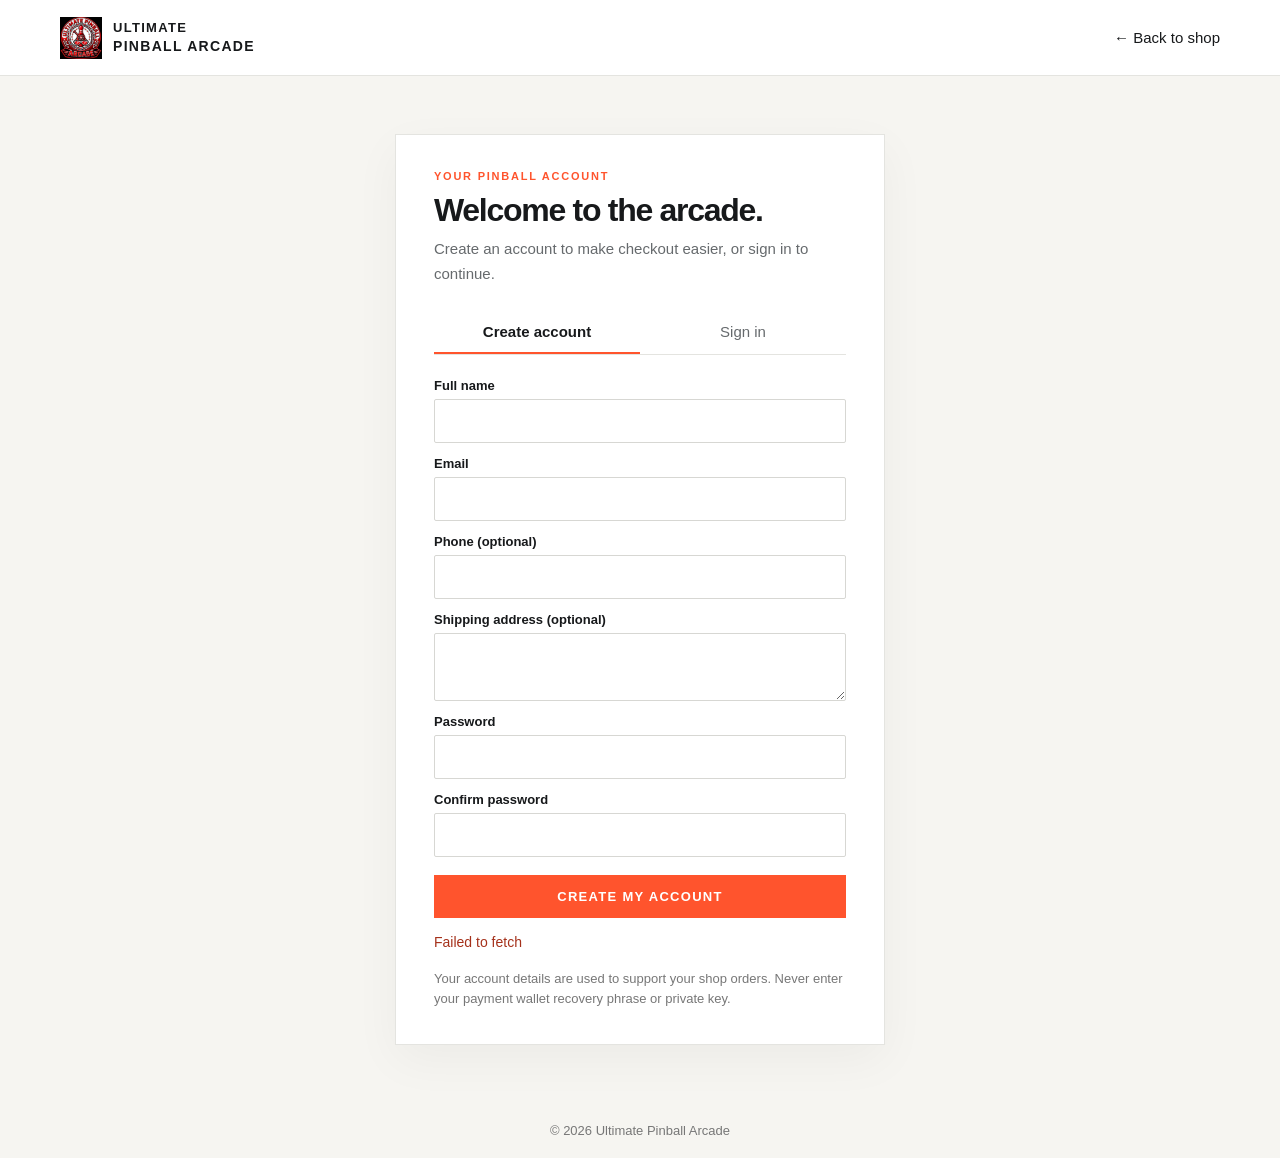
<file: account.html>
<!doctype html>
<html lang="en">
<head>
  <meta charset="utf-8">
  <meta name="viewport" content="width=device-width, initial-scale=1">
  <meta name="theme-color" content="#f6f5f1">
  <link rel="icon" type="image/png" href="ultimate-pinball-icon.png">
  <title>Customer account | Ultimate Pinball Arcade</title>
  <style>
    :root{color-scheme:light;--ink:#17191b;--muted:#666a6d;--line:#e4e4e0;--paper:#fff;--cream:#f6f5f1;--orange:#ff542d}
    *{box-sizing:border-box}body{margin:0;background:var(--cream);color:var(--ink);font-family:Arial,sans-serif;min-height:100vh;display:flex;flex-direction:column}
    header{height:76px;background:#fff;border-bottom:1px solid var(--line);display:flex;align-items:center;justify-content:space-between;padding:0 max(22px,calc((100vw - 1160px)/2))}
    .brand{display:flex;align-items:center;gap:11px;text-decoration:none;color:inherit}.brand img{width:42px;height:42px;object-fit:contain}.brand span{font-size:11px;line-height:1.35;font-weight:700;letter-spacing:.1em}.brand b{font-size:12px}
    .back{color:var(--ink);font-size:13px;text-decoration:none}.back:hover{text-decoration:underline}
    main{width:min(100% - 32px,490px);margin:58px auto;flex:1}.card{background:var(--paper);padding:35px 38px;border:1px solid var(--line);box-shadow:0 15px 45px #17191b0b}
    .eyebrow{color:var(--orange);font-size:10px;letter-spacing:.16em;font-weight:700;text-transform:uppercase;margin:0 0 10px}.card h1{font-size:29px;letter-spacing:-.04em;margin:0 0 8px}.intro{color:var(--muted);font-size:13px;line-height:1.65;margin:0 0 24px}
    .tabs{display:grid;grid-template-columns:1fr 1fr;border-bottom:1px solid var(--line);margin-bottom:23px}.tab{border:0;background:none;padding:12px 8px;color:var(--muted);font-size:13px;cursor:pointer;border-bottom:2px solid transparent}.tab.active{color:var(--ink);font-weight:700;border-color:var(--orange)}
    form{display:grid;gap:13px}.field{display:grid;gap:6px}.field label{font-size:11px;font-weight:700}.field input,.field textarea{width:100%;border:1px solid #d7d7d3;border-radius:2px;padding:12px;font:14px Arial,sans-serif;background:#fff}.field input:focus,.field textarea:focus{outline:2px solid #ff542d44;border-color:var(--orange)}.field textarea{resize:vertical;min-height:68px}
    .submit{border:0;background:var(--orange);color:#fff;padding:14px 16px;margin-top:5px;font-size:11px;font-weight:700;letter-spacing:.1em;text-transform:uppercase;cursor:pointer}.submit:hover{background:#e94323}.submit:disabled{opacity:.65;cursor:wait}
    .message{min-height:20px;margin:14px 0 0;font-size:12px;line-height:1.5;color:#a5311b}.message.success{color:#27653d}.privacy{font-size:11px;color:#777;line-height:1.55;margin:16px 0 0}.signed{border:1px solid var(--line);padding:18px}.signed h2{font-size:18px;margin:0 0 8px}.signed p{color:var(--muted);font-size:13px;line-height:1.7;margin:5px 0}.signed strong{color:var(--ink)}
    .hidden{display:none!important}footer{text-align:center;padding:20px;color:#777;font-size:11px}
    @media(max-width:520px){header{height:66px;padding:0 16px}.brand img{width:36px;height:36px}.brand span{font-size:9px}main{margin:26px auto}.card{padding:27px 21px}.card h1{font-size:25px}}
    body{font-size:16px}.brand span{font-size:13px}.brand b{font-size:14px}.back{font-size:15px}.eyebrow{font-size:11px}.card h1{font-size:32px}.intro,.signed p{font-size:15px}.tab{font-size:15px}.field label{font-size:13px}.field input,.field textarea{font-size:16px}.submit{font-size:13px}.message{font-size:14px}.privacy{font-size:13px}.signed h2{font-size:20px}footer{font-size:13px}
  </style>
</head>
<body>
  <header>
    <a class="brand" href="/" aria-label="Ultimate Pinball Arcade home"><img src="ultimate-pinball-icon.png" alt=""><span>ULTIMATE<br><b>PINBALL ARCADE</b></span></a>
    <a class="back" href="/">← Back to shop</a>
  </header>
  <main>
    <section class="card" aria-labelledby="account-title">
      <p class="eyebrow">Your pinball account</p>
      <h1 id="account-title">Welcome to the arcade.</h1>
      <p class="intro">Create an account to make checkout easier, or sign in to continue.</p>
      <div id="account-forms">
        <div class="tabs" role="tablist" aria-label="Account action">
          <button class="tab active" id="register-tab" type="button" role="tab" aria-selected="true" onclick="setMode('register')">Create account</button>
          <button class="tab" id="login-tab" type="button" role="tab" aria-selected="false" onclick="setMode('login')">Sign in</button>
        </div>
        <form id="register-form" onsubmit="submitRegister(event)">
          <div class="field"><label for="register-name">Full name</label><input id="register-name" name="name" autocomplete="name" required maxlength="120"></div>
          <div class="field"><label for="register-email">Email</label><input id="register-email" name="email" type="email" autocomplete="email" required maxlength="254"></div>
          <div class="field"><label for="register-phone">Phone (optional)</label><input id="register-phone" name="phone" type="tel" autocomplete="tel" maxlength="40"></div>
          <div class="field"><label for="register-address">Shipping address (optional)</label><textarea id="register-address" name="shipping_address" autocomplete="shipping street-address" maxlength="1000"></textarea></div>
          <div class="field"><label for="register-password">Password</label><input id="register-password" name="password" type="password" autocomplete="new-password" minlength="8" required></div>
          <div class="field"><label for="register-confirm">Confirm password</label><input id="register-confirm" name="confirm_password" type="password" autocomplete="new-password" minlength="8" required></div>
          <button class="submit" id="register-submit" type="submit">Create my account</button>
        </form>
        <form id="login-form" class="hidden" onsubmit="submitLogin(event)">
          <div class="field"><label for="login-email">Email</label><input id="login-email" name="email" type="email" autocomplete="email" required maxlength="254"></div>
          <div class="field"><label for="login-password">Password</label><input id="login-password" name="password" type="password" autocomplete="current-password" required></div>
          <button class="submit" id="login-submit" type="submit">Sign in</button>
        </form>
        <p id="account-message" class="message" role="status" aria-live="polite"></p>
        <p class="privacy">Your account details are used to support your shop orders. Never enter your payment wallet recovery phrase or private key.</p>
      </div>
      <div id="signed-in" class="signed hidden">
        <h2>You’re signed in</h2>
        <p>Name: <strong id="customer-name"></strong></p>
        <p>Email: <strong id="customer-email"></strong></p>
        <p id="customer-phone-row" class="hidden">Phone: <strong id="customer-phone"></strong></p>
        <p id="customer-address-row" class="hidden">Shipping address: <strong id="customer-address"></strong></p>
        <button class="submit" type="button" onclick="signOut()">Sign out</button>
        <p id="signed-message" class="message" role="status" aria-live="polite"></p>
      </div>
    </section>
  </main>
  <footer>© 2026 Ultimate Pinball Arcade</footer>
  <script>
    const API_BASE = 'https://admin.ultimatepinballarcade.com';
    let csrfToken = '';
    async function refreshCsrf() {
      const response = await fetch(`${API_BASE}/api/auth/csrf/`, { credentials: 'include', headers: { Accept: 'application/json' } });
      const data = await response.json();
      if (!response.ok || !data.csrf_token) throw new Error('Account service is not ready. Please try again shortly.');
      csrfToken = data.csrf_token;
    }
    function setMode(mode) {
      const registering = mode === 'register';
      document.getElementById('register-form').classList.toggle('hidden', !registering);
      document.getElementById('login-form').classList.toggle('hidden', registering);
      document.getElementById('register-tab').classList.toggle('active', registering);
      document.getElementById('login-tab').classList.toggle('active', !registering);
      document.getElementById('register-tab').setAttribute('aria-selected', String(registering));
      document.getElementById('login-tab').setAttribute('aria-selected', String(!registering));
      document.getElementById('account-message').textContent = '';
    }
    function showCustomer(customer) {
      document.getElementById('account-forms').classList.add('hidden');
      document.getElementById('signed-in').classList.remove('hidden');
      document.getElementById('customer-name').textContent = customer.name || 'Customer';
      document.getElementById('customer-email').textContent = customer.email || '';
      const phoneRow = document.getElementById('customer-phone-row');
      phoneRow.classList.toggle('hidden', !customer.phone);
      document.getElementById('customer-phone').textContent = customer.phone || '';
      const addressRow = document.getElementById('customer-address-row');
      addressRow.classList.toggle('hidden', !customer.shipping_address);
      document.getElementById('customer-address').textContent = customer.shipping_address || '';
    }
    async function submitAccount(endpoint, payload, buttonId) {
      const message = document.getElementById('account-message');
      const button = document.getElementById(buttonId);
      message.classList.remove('success');
      message.textContent = 'Please wait…';
      button.disabled = true;
      try {
        if (!csrfToken) await refreshCsrf();
        const response = await fetch(`${API_BASE}${endpoint}`, {
          method: 'POST', credentials: 'include',
          headers: { 'Content-Type': 'application/json', Accept: 'application/json', 'X-CSRFToken': csrfToken },
          body: JSON.stringify(payload)
        });
        const data = await response.json().catch(() => ({}));
        if (!response.ok) throw new Error(data.error || 'We could not process your request. Please try again.');
        await refreshCsrf();
        showCustomer(data.customer);
      } catch (error) {
        message.textContent = error.message;
      } finally {
        button.disabled = false;
      }
    }
    function submitRegister(event) {
      event.preventDefault();
      const form = event.currentTarget;
      const values = Object.fromEntries(new FormData(form));
      if (values.password !== values.confirm_password) {
        document.getElementById('account-message').textContent = 'The passwords do not match.';
        return;
      }
      submitAccount('/api/auth/register/', values, 'register-submit');
    }
    function submitLogin(event) {
      event.preventDefault();
      submitAccount('/api/auth/login/', Object.fromEntries(new FormData(event.currentTarget)), 'login-submit');
    }
    async function signOut() {
      const message = document.getElementById('signed-message');
      message.classList.remove('success');
      try {
        if (!csrfToken) await refreshCsrf();
        const response = await fetch(`${API_BASE}/api/auth/logout/`, {
          method: 'POST', credentials: 'include', headers: { 'X-CSRFToken': csrfToken, Accept: 'application/json' }
        });
        if (!response.ok) throw new Error('Please refresh the page and try again.');
        await refreshCsrf();
        document.getElementById('signed-in').classList.add('hidden');
        document.getElementById('account-forms').classList.remove('hidden');
        setMode('login');
      } catch (error) {
        message.textContent = error.message;
      }
    }
    async function initializeAccount() {
      try {
        await refreshCsrf();
        const response = await fetch(`${API_BASE}/api/auth/me/`, { credentials: 'include', headers: { Accept: 'application/json' } });
        const data = await response.json();
        if (data.authenticated) showCustomer(data.customer);
      } catch (error) {
        document.getElementById('account-message').textContent = error.message;
      }
    }
    initializeAccount();
  </script>
<!-- Start of Tawk.to Script -->
<script type="text/javascript">
var Tawk_API=Tawk_API||{}, Tawk_LoadStart=new Date();
(function(){
var s1=document.createElement("script"),s0=document.getElementsByTagName("script")[0];
s1.async=true;
s1.src='https://embed.tawk.to/6abd4602982b973440218b3c/default';
s1.charset='UTF-8';
s1.setAttribute('crossorigin','*');
s0.parentNode.insertBefore(s1,s0);
})();
</script>
<!-- End of Tawk.to Script -->
</body>
</html>
</file>
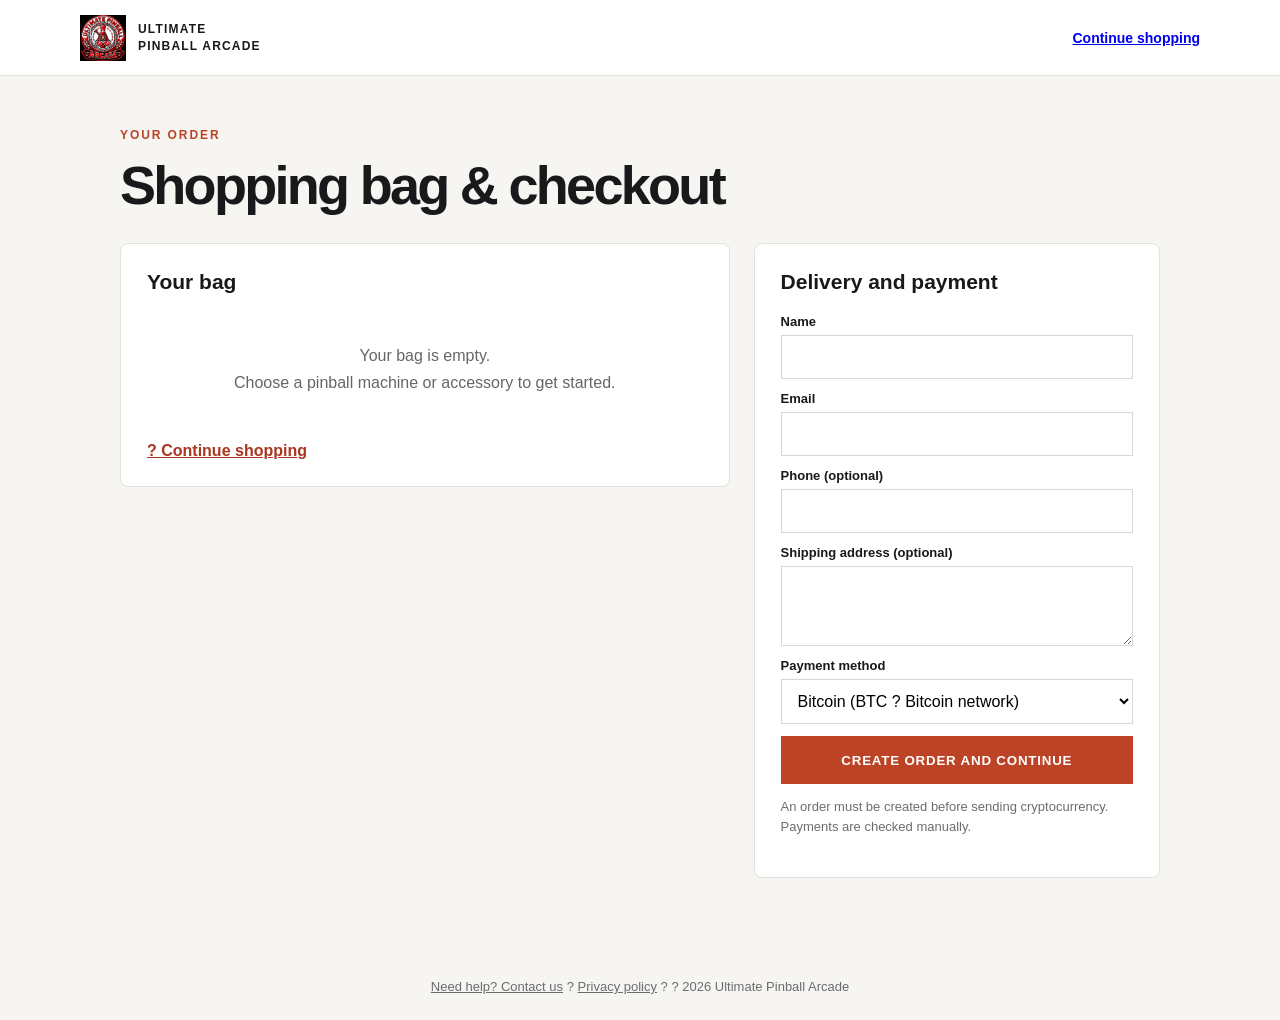
<file: checkout.html>
<!doctype html>
<html lang="en"><head><meta charset="utf-8"><meta name="viewport" content="width=device-width, initial-scale=1"><meta name="theme-color" content="#f6f5f1"><link rel="icon" type="image/png" href="ultimate-pinball-icon.png"><title>Your bag and checkout | Ultimate Pinball Arcade</title><meta name="description" content="Review your pinball arcade order and continue to secure cryptocurrency checkout."><style>*{box-sizing:border-box}body{margin:0;background:#f6f5f1;color:#17191b;font-family:Arial,sans-serif}header{height:76px;background:#fff;border-bottom:1px solid #e4e4e0;display:flex;align-items:center;justify-content:space-between;padding:0 max(22px,calc((100vw - 1120px)/2))}.brand{display:flex;align-items:center;gap:12px;color:inherit;text-decoration:none;font-size:12px;line-height:1.35;font-weight:700;letter-spacing:.1em}.brand img{width:46px;height:46px;object-fit:contain}.back{font-size:14px;font-weight:700}main{width:min(100% - 32px,1040px);margin:52px auto 75px}.eyebrow{margin:0 0 12px;color:#bd4326;font-size:12px;font-weight:700;letter-spacing:.16em;text-transform:uppercase}h1{margin:0 0 27px;font-size:clamp(36px,5vw,54px);letter-spacing:-.05em}.checkout-grid{display:grid;grid-template-columns:minmax(0,1.2fr) minmax(300px,.8fr);gap:24px;align-items:start}.panel{padding:26px;background:#fff;border:1px solid #e2e0da;border-radius:8px}.panel h2{font-size:21px;margin:0 0 20px}.cart-line{display:grid;grid-template-columns:92px 1fr auto;gap:16px;align-items:center;padding:15px 0;border-bottom:1px solid #eceae5}.cart-line img{width:92px;height:82px;object-fit:contain;background:#f2f2ef}.cart-line h3{font-size:15px;margin:0 0 7px}.price{font-weight:700}.muted{color:#6a6e70;font-size:13px;line-height:1.55}.controls{display:flex;align-items:center;gap:12px;margin-top:10px}.controls button,.remove{border:1px solid #ddd;background:#fff;padding:5px 10px;cursor:pointer}.remove{color:#9c321c}.summary{display:flex;justify-content:space-between;align-items:center;margin:20px 0;font-weight:700}.empty{padding:28px 0;text-align:center;color:#666;line-height:1.7}.btn{width:100%;min-height:48px;border:0;background:#bd4326;color:#fff;font-weight:700;letter-spacing:.06em;text-transform:uppercase;cursor:pointer}.btn:disabled{opacity:.55;cursor:wait}.fields{display:grid;gap:12px}.fields label{display:grid;gap:6px;font-weight:700;font-size:13px}.fields input,.fields textarea,.fields select{width:100%;padding:12px;border:1px solid #d7d7d3;background:#fff;font:16px Arial,sans-serif}.fields textarea{resize:vertical}.status{font-size:14px;line-height:1.6;color:#315b3a}.status.error{color:#a5311b}.payment{margin-top:22px;padding:19px;background:#f7f6f2;border:1px solid #e6e2d8;overflow-wrap:anywhere}.payment h3{margin:0 0 10px}.wallet{display:block;margin:12px 0;padding:12px;background:#fff;font:13px/1.6 monospace}.warning{margin-top:14px;font-size:12px;line-height:1.6;color:#68521b}.copy{width:100%;padding:11px;border:1px solid #17191b;background:#fff;font-weight:700;cursor:pointer}.small-link{display:inline-block;margin-top:18px;color:#a93620;font-weight:700}footer{text-align:center;padding:26px;color:#696d70;font-size:13px}footer a{color:inherit}@media(max-width:720px){header{height:66px;padding:0 16px}main{margin:35px auto}.checkout-grid{grid-template-columns:1fr}.panel{padding:21px}.cart-line{grid-template-columns:70px 1fr auto;gap:10px}.cart-line img{width:70px;height:70px}.back{font-size:13px}}</style></head>
<body><header><a class="brand" href="index.html"><img src="ultimate-pinball-icon.png" alt=""><span>ULTIMATE<br>PINBALL ARCADE</span></a><a class="back" href="index.html#catalog">Continue shopping</a></header><main><p class="eyebrow">Your order</p><h1>Shopping bag & checkout</h1><div class="checkout-grid"><section class="panel"><h2>Your bag</h2><div id="items"></div><a class="small-link" href="index.html#catalog">? Continue shopping</a></section><section class="panel"><h2>Delivery and payment</h2><div id="summary"></div><form id="order-form" class="fields"><label>Name<input id="customer-name" autocomplete="name" maxlength="120" required></label><label>Email<input id="customer-email" type="email" autocomplete="email" maxlength="254" required></label><label>Phone (optional)<input id="customer-phone" type="tel" autocomplete="tel" maxlength="40"></label><label>Shipping address (optional)<textarea id="shipping-address" rows="3" maxlength="1000"></textarea></label><label>Payment method<select id="payment-asset"><option value="btc">Bitcoin (BTC ? Bitcoin network)</option><option value="eth">Ethereum (ETH ? Ethereum network)</option><option value="usdt">USDT (TRON ? TRC20)</option></select></label><button class="btn" id="order-button" type="submit">Create order and continue</button></form><p class="muted" style="margin:13px 0 0">An order must be created before sending cryptocurrency. Payments are checked manually.</p><p id="status" class="status" role="status" aria-live="polite"></p><div id="payment" class="payment" hidden></div></section></div></main><footer><a href="contact.html">Need help? Contact us</a> ? <a href="privacy-policy.html">Privacy policy</a> ? ? 2026 Ultimate Pinball Arcade</footer>
<script>
const API_BASE='https://admin.ultimatepinballarcade.com';
const esc=value=>String(value??'').replace(/[&<>"']/g,c=>({'&':'&amp;','<':'&lt;','>':'&gt;','"':'&quot;',"'":'&#39;'}[c]));
const fmt=value=>'$'+Number(value||0).toLocaleString('en-US',{minimumFractionDigits:2,maximumFractionDigits:2});
let bag=[];try{bag=JSON.parse(localStorage.getItem('upa_cart')||'[]').filter(item=>item&&item.slug&&Number(item.qty)>0)}catch(_error){bag=[]}
let order=null;
function persist(){try{localStorage.setItem('upa_cart',JSON.stringify(bag))}catch(_error){}}
function render(){const target=document.getElementById('items');if(!bag.length){target.innerHTML='<div class="empty">Your bag is empty.<br>Choose a pinball machine or accessory to get started.</div>';document.getElementById('summary').innerHTML='';document.getElementById('order-form').hidden=true;return}document.getElementById('order-form').hidden=false;target.innerHTML=bag.map(item=>`<article class="cart-line"><img src="${esc(item.image||'pinball-neon.svg')}" alt="${esc(item.title||'Pinball product')}" onerror="this.src='pinball-neon.svg'"><div><h3>${esc(item.title)}</h3><span class="price">${fmt(item.price)}</span><div class="controls"><button type="button" aria-label="Decrease quantity" onclick="changeQty('${esc(item.slug)}',-1)">?</button><span>${item.qty}</span><button type="button" aria-label="Increase quantity" onclick="changeQty('${esc(item.slug)}',1)">+</button><button type="button" class="remove" onclick="removeItem('${esc(item.slug)}')">Remove</button></div></div><strong>${fmt(Number(item.price)*item.qty)}</strong></article>`).join('');let total=bag.reduce((sum,item)=>sum+Number(item.price)*item.qty,0);document.getElementById('summary').innerHTML=`<div class="summary"><span>Estimated total (USD)</span><span>${fmt(total)}</span></div>`}
function changeQty(slug,delta){const item=bag.find(row=>row.slug===slug);if(!item)return;item.qty=Math.max(1,item.qty+delta);persist();render()}
function removeItem(slug){bag=bag.filter(item=>item.slug!==slug);persist();render()}
function showError(message){const node=document.getElementById('status');node.className='status error';node.textContent=message}
document.getElementById('order-form').addEventListener('submit',async event=>{event.preventDefault();if(!bag.length)return;const button=document.getElementById('order-button'),status=document.getElementById('status');button.disabled=true;status.className='status';status.textContent='Creating your order?';document.getElementById('payment').hidden=true;const payload={customer_name:document.getElementById('customer-name').value.trim(),customer_email:document.getElementById('customer-email').value.trim(),customer_phone:document.getElementById('customer-phone').value.trim(),shipping_address:document.getElementById('shipping-address').value.trim(),payment_asset:document.getElementById('payment-asset').value,items:bag.map(item=>({slug:item.slug,quantity:item.qty}))};try{const response=await fetch(`${API_BASE}/api/orders/`,{method:'POST',headers:{'Content-Type':'application/json','Accept':'application/json'},body:JSON.stringify(payload)});let data={};try{data=await response.json()}catch(_error){}if(!response.ok)throw new Error(data.error||'Order service is unavailable. Please try again or contact the store.');order={reference:data.reference,token:data.order_token};status.textContent=`Order ${data.reference} created. Total: ${fmt(data.amount_usd)}. ${data.instructions||''}`;const payment=document.getElementById('payment');payment.hidden=false;payment.innerHTML=`<h3>Send payment on ${esc(data.payment.network)}</h3><p class="muted">Send the current crypto equivalent of <strong>${fmt(data.amount_usd)} USD</strong>.</p><code class="wallet" id="wallet-address">${esc(data.payment.address)}</code><button type="button" class="copy" onclick="copyWallet()">Copy receiving address</button><form id="tx-form" class="fields" style="margin-top:18px"><label>Transaction ID / hash<input id="tx-hash" required maxlength="160" placeholder="Paste transaction hash"></label><button class="btn" type="submit">Submit transaction for review</button></form><p class="warning">Check the network carefully. Payment is verified manually; submitting a hash does not mark the order as paid.</p>`;document.getElementById('tx-form').addEventListener('submit',submitHash)}catch(error){showError(error.message)}finally{button.disabled=false}});
async function copyWallet(){const address=document.getElementById('wallet-address').textContent;try{await navigator.clipboard.writeText(address);document.getElementById('status').textContent='Wallet address copied.'}catch(_error){document.getElementById('status').textContent='Copy the wallet address above.'}}
async function submitHash(event){event.preventDefault();if(!order)return;const status=document.getElementById('status'),hash=document.getElementById('tx-hash').value.trim();status.className='status';status.textContent='Submitting transaction for review?';try{const response=await fetch(`${API_BASE}/api/orders/${encodeURIComponent(order.reference)}/payment/`,{method:'POST',headers:{'Content-Type':'application/json','Accept':'application/json','Authorization':`Bearer ${order.token}`},body:JSON.stringify({transaction_hash:hash})});let data={};try{data=await response.json()}catch(_error){}if(!response.ok)throw new Error(data.error||'Could not submit transaction. Please contact the store with your order reference.');status.textContent=`Transaction submitted for manual review for order ${order.reference}.`}catch(error){showError(error.message)}}
render();
</script></body></html>
</file>
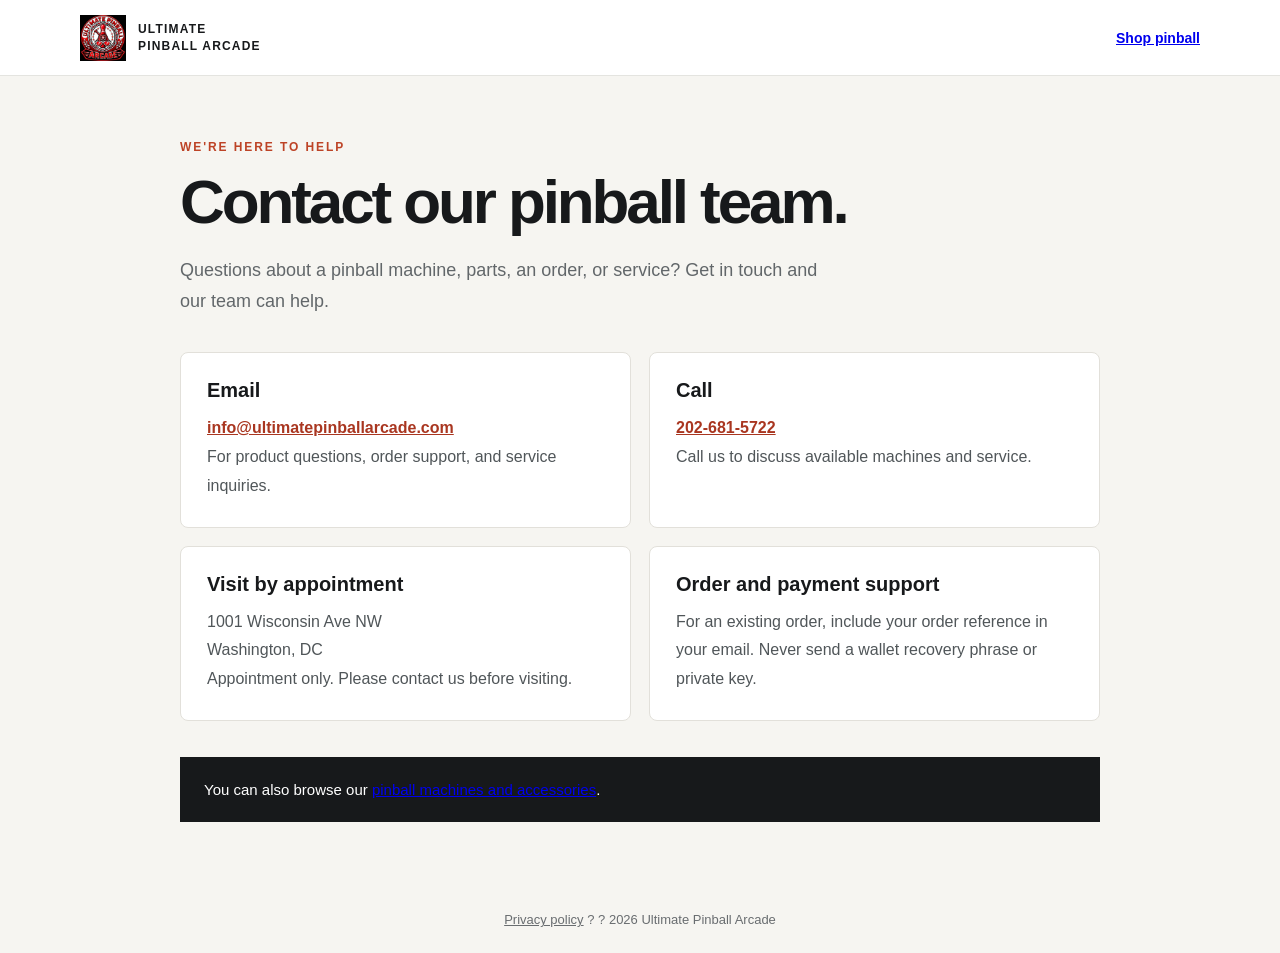
<file: contact.html>
<!doctype html>
<html lang="en"><head><meta charset="utf-8"><meta name="viewport" content="width=device-width, initial-scale=1"><meta name="theme-color" content="#f6f5f1"><link rel="icon" type="image/png" href="ultimate-pinball-icon.png"><title>Contact Ultimate Pinball Arcade</title><meta name="description" content="Contact Ultimate Pinball Arcade in Washington, DC about pinball machines, parts, accessories, orders, and service."><style>*{box-sizing:border-box}body{margin:0;background:#f6f5f1;color:#17191b;font-family:Arial,sans-serif}header{height:76px;background:#fff;border-bottom:1px solid #e4e4e0;display:flex;align-items:center;justify-content:space-between;padding:0 max(22px,calc((100vw - 1120px)/2))}.brand{display:flex;align-items:center;gap:12px;color:inherit;text-decoration:none;font-size:12px;line-height:1.35;font-weight:700;letter-spacing:.1em}.brand img{width:46px;height:46px;object-fit:contain}.navlink{font-size:14px;font-weight:700}main{width:min(100% - 32px,920px);margin:64px auto}.eyebrow{margin:0 0 12px;color:#bd4326;font-size:12px;font-weight:700;letter-spacing:.16em;text-transform:uppercase}h1{margin:0 0 16px;font-size:clamp(38px,6vw,62px);letter-spacing:-.05em}.intro{max-width:660px;color:#62676a;font-size:18px;line-height:1.7}.cards{display:grid;grid-template-columns:repeat(2,minmax(0,1fr));gap:18px;margin:36px 0}.card{padding:26px;background:#fff;border:1px solid #e2e0da;border-radius:8px}.card h2{margin:0 0 12px;font-size:20px}.card p,.card address{margin:0;color:#505659;font-size:16px;line-height:1.8;font-style:normal}.card a{color:#a93620;font-weight:700}.note{padding:20px 24px;background:#17191b;color:#fff;font-size:15px;line-height:1.7}footer{text-align:center;padding:26px;color:#696d70;font-size:13px}footer a{color:inherit} @media(max-width:600px){header{height:66px;padding:0 16px}main{margin:38px auto}.cards{grid-template-columns:1fr}.card{padding:22px}.intro{font-size:16px}}</style></head>
<body><header><a class="brand" href="index.html"><img src="ultimate-pinball-icon.png" alt=""><span>ULTIMATE<br>PINBALL ARCADE</span></a><a class="navlink" href="index.html#catalog">Shop pinball</a></header><main><p class="eyebrow">We're here to help</p><h1>Contact our pinball team.</h1><p class="intro">Questions about a pinball machine, parts, an order, or service? Get in touch and our team can help.</p><div class="cards"><section class="card"><h2>Email</h2><p><a href="mailto:info@ultimatepinballarcade.com">info@ultimatepinballarcade.com</a><br>For product questions, order support, and service inquiries.</p></section><section class="card"><h2>Call</h2><p><a href="tel:+12026815722">202-681-5722</a><br>Call us to discuss available machines and service.</p></section><section class="card"><h2>Visit by appointment</h2><address>1001 Wisconsin Ave NW<br>Washington, DC</address><p>Appointment only. Please contact us before visiting.</p></section><section class="card"><h2>Order and payment support</h2><p>For an existing order, include your order reference in your email. Never send a wallet recovery phrase or private key.</p></section></div><div class="note">You can also browse our <a href="index.html#catalog">pinball machines and accessories</a>.</div></main><footer><a href="privacy-policy.html">Privacy policy</a> ? ? 2026 Ultimate Pinball Arcade</footer></body></html>
</file>
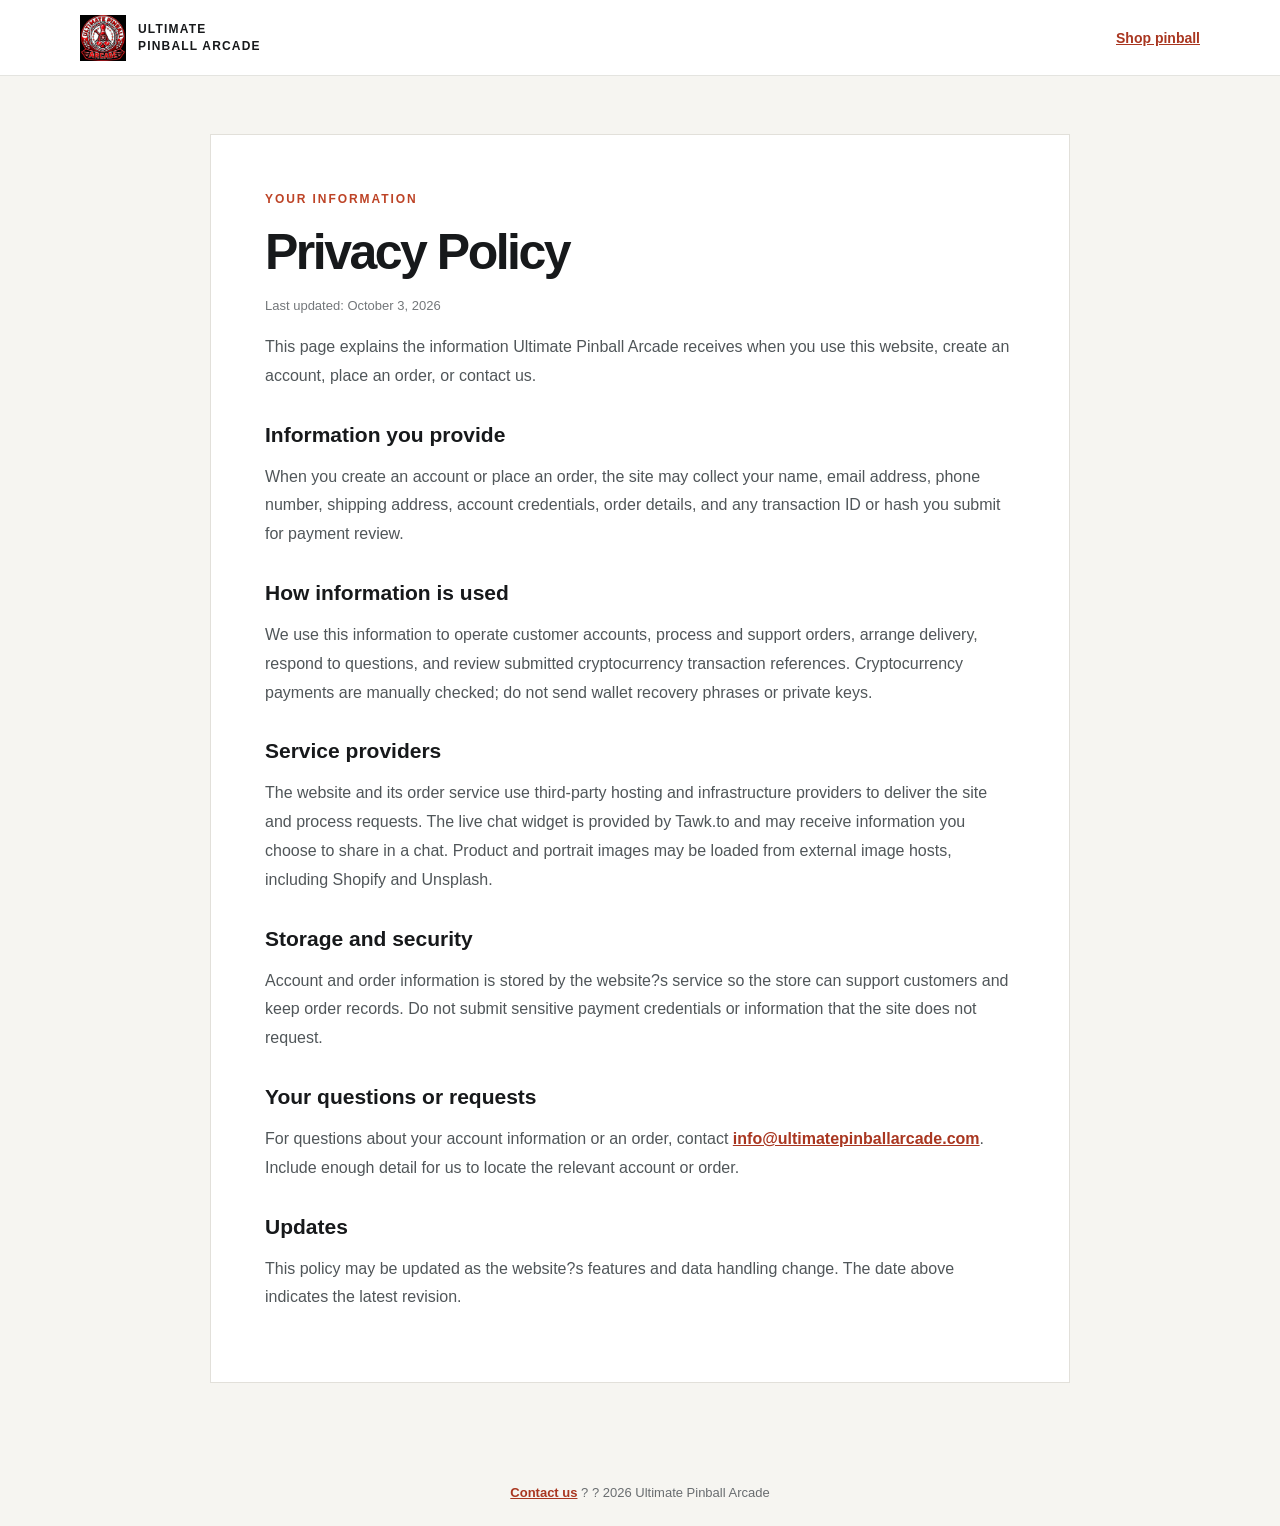
<file: privacy-policy.html>
<!doctype html>
<html lang="en"><head><meta charset="utf-8"><meta name="viewport" content="width=device-width, initial-scale=1"><meta name="theme-color" content="#f6f5f1"><link rel="icon" type="image/png" href="ultimate-pinball-icon.png"><title>Privacy Policy | Ultimate Pinball Arcade</title><meta name="description" content="Learn how Ultimate Pinball Arcade handles account, order, and support information."><style>*{box-sizing:border-box}body{margin:0;background:#f6f5f1;color:#17191b;font-family:Arial,sans-serif}header{height:76px;background:#fff;border-bottom:1px solid #e4e4e0;display:flex;align-items:center;justify-content:space-between;padding:0 max(22px,calc((100vw - 1120px)/2))}.brand{display:flex;align-items:center;gap:12px;color:inherit;text-decoration:none;font-size:12px;line-height:1.35;font-weight:700;letter-spacing:.1em}.brand img{width:46px;height:46px;object-fit:contain}.navlink{font-size:14px;font-weight:700}main{width:min(100% - 32px,860px);margin:58px auto 76px;background:#fff;padding:clamp(24px,5vw,54px);border:1px solid #e2e0da}.eyebrow{margin:0 0 12px;color:#bd4326;font-size:12px;font-weight:700;letter-spacing:.16em;text-transform:uppercase}h1{margin:0 0 12px;font-size:clamp(34px,5vw,50px);letter-spacing:-.05em}.updated{color:#73777a;font-size:13px}h2{margin:32px 0 9px;font-size:21px}p,li{color:#505659;font-size:16px;line-height:1.8}ul{padding-left:22px}a{color:#a93620;font-weight:700}footer{text-align:center;padding:26px;color:#696d70;font-size:13px}@media(max-width:600px){header{height:66px;padding:0 16px}main{margin:30px auto;padding:24px 20px}p,li{font-size:15px}}</style></head>
<body><header><a class="brand" href="index.html"><img src="ultimate-pinball-icon.png" alt=""><span>ULTIMATE<br>PINBALL ARCADE</span></a><a class="navlink" href="index.html#catalog">Shop pinball</a></header><main><p class="eyebrow">Your information</p><h1>Privacy Policy</h1><p class="updated">Last updated: October 3, 2026</p><p>This page explains the information Ultimate Pinball Arcade receives when you use this website, create an account, place an order, or contact us.</p><h2>Information you provide</h2><p>When you create an account or place an order, the site may collect your name, email address, phone number, shipping address, account credentials, order details, and any transaction ID or hash you submit for payment review.</p><h2>How information is used</h2><p>We use this information to operate customer accounts, process and support orders, arrange delivery, respond to questions, and review submitted cryptocurrency transaction references. Cryptocurrency payments are manually checked; do not send wallet recovery phrases or private keys.</p><h2>Service providers</h2><p>The website and its order service use third-party hosting and infrastructure providers to deliver the site and process requests. The live chat widget is provided by Tawk.to and may receive information you choose to share in a chat. Product and portrait images may be loaded from external image hosts, including Shopify and Unsplash.</p><h2>Storage and security</h2><p>Account and order information is stored by the website?s service so the store can support customers and keep order records. Do not submit sensitive payment credentials or information that the site does not request.</p><h2>Your questions or requests</h2><p>For questions about your account information or an order, contact <a href="mailto:info@ultimatepinballarcade.com">info@ultimatepinballarcade.com</a>. Include enough detail for us to locate the relevant account or order.</p><h2>Updates</h2><p>This policy may be updated as the website?s features and data handling change. The date above indicates the latest revision.</p></main><footer><a href="contact.html">Contact us</a> ? ? 2026 Ultimate Pinball Arcade</footer></body></html>
</file>
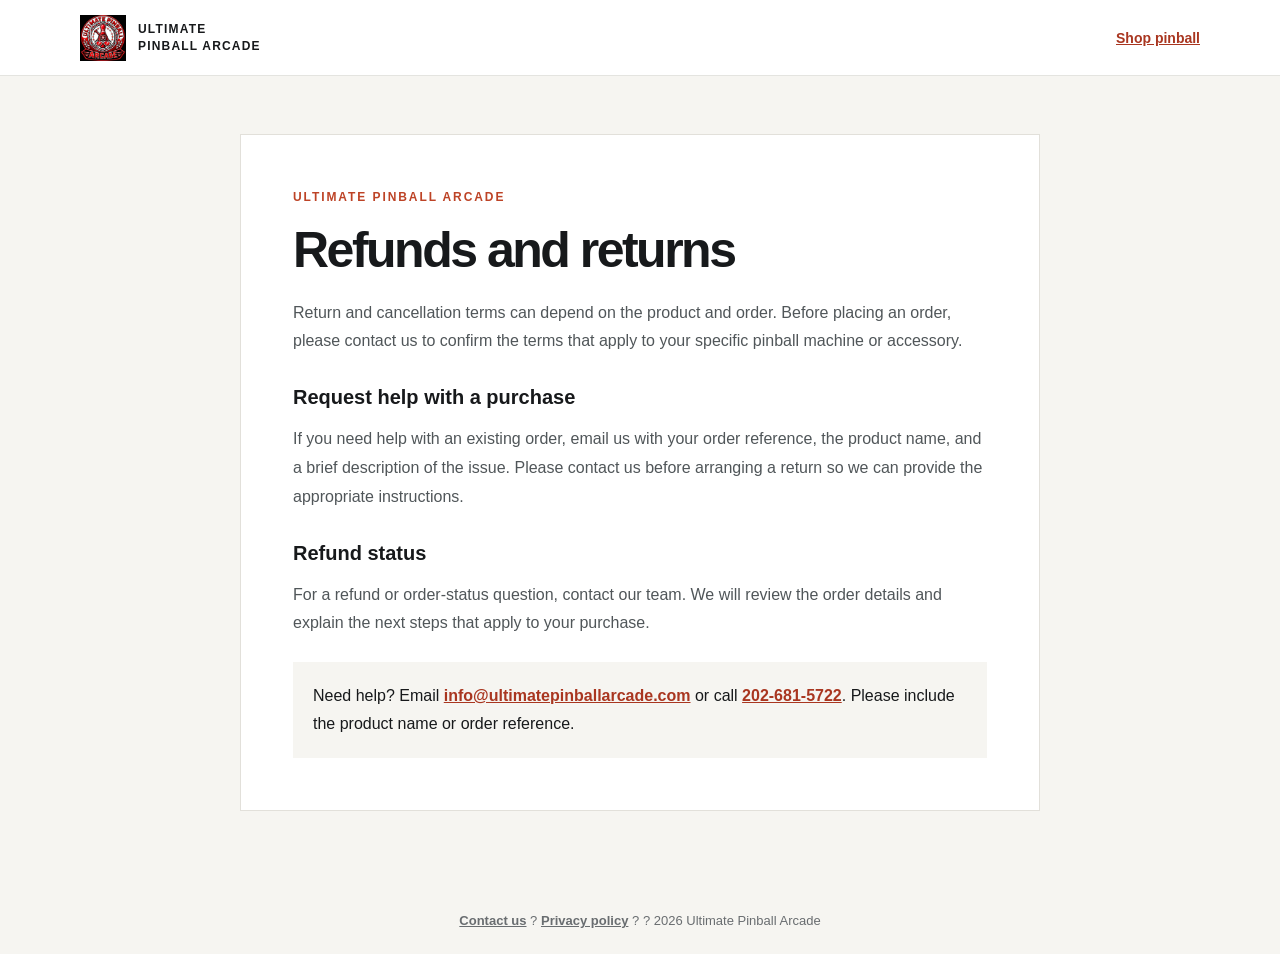
<file: refund-policy.html>
<!doctype html><html lang="en"><head><meta charset="utf-8"><meta name="viewport" content="width=device-width, initial-scale=1"><link rel="icon" type="image/png" href="ultimate-pinball-icon.png"><meta name="theme-color" content="#f6f5f1"><title>Refund and returns | Ultimate Pinball Arcade</title><meta name="description" content="Contact Ultimate Pinball Arcade for return and refund terms for a specific pinball order."><style>*{box-sizing:border-box}body{margin:0;background:#f6f5f1;color:#17191b;font-family:Arial,sans-serif}header{height:76px;background:#fff;border-bottom:1px solid #e4e4e0;display:flex;align-items:center;justify-content:space-between;padding:0 max(22px,calc((100vw - 1120px)/2))}.brand{display:flex;align-items:center;gap:12px;color:inherit;text-decoration:none;font-size:12px;line-height:1.35;font-weight:700;letter-spacing:.1em}.brand img{width:46px;height:46px;object-fit:contain}.navlink{font-size:14px;font-weight:700}main{width:min(100% - 32px,800px);margin:58px auto 76px;background:#fff;padding:clamp(24px,5vw,52px);border:1px solid #e2e0da}.eyebrow{margin:0 0 12px;color:#bd4326;font-size:12px;font-weight:700;letter-spacing:.16em;text-transform:uppercase}h1{margin:0 0 20px;font-size:clamp(34px,5vw,50px);letter-spacing:-.05em}h2{margin:30px 0 8px;font-size:20px}p{color:#505659;font-size:16px;line-height:1.8}a{color:#a93620;font-weight:700}.callout{margin-top:24px;padding:20px;background:#f6f5f1;line-height:1.75}footer{text-align:center;padding:26px;color:#696d70;font-size:13px}footer a{color:inherit}@media(max-width:600px){header{height:66px;padding:0 16px}main{margin:30px auto;padding:24px 20px}p{font-size:15px}}</style></head><body><header><a class="brand" href="index.html"><img src="ultimate-pinball-icon.png" alt=""><span>ULTIMATE<br>PINBALL ARCADE</span></a><a class="navlink" href="index.html#catalog">Shop pinball</a></header><main><p class="eyebrow">Ultimate Pinball Arcade</p><h1>Refunds and returns</h1><p>Return and cancellation terms can depend on the product and order. Before placing an order, please contact us to confirm the terms that apply to your specific pinball machine or accessory.</p><h2>Request help with a purchase</h2><p>If you need help with an existing order, email us with your order reference, the product name, and a brief description of the issue. Please contact us before arranging a return so we can provide the appropriate instructions.</p><h2>Refund status</h2><p>For a refund or order-status question, contact our team. We will review the order details and explain the next steps that apply to your purchase.</p><div class="callout">Need help? Email <a href="mailto:info@ultimatepinballarcade.com">info@ultimatepinballarcade.com</a> or call <a href="tel:+12026815722">202-681-5722</a>. Please include the product name or order reference.</div></main><footer><a href="contact.html">Contact us</a> ? <a href="privacy-policy.html">Privacy policy</a> ? ? 2026 Ultimate Pinball Arcade</footer></body></html>
</file>
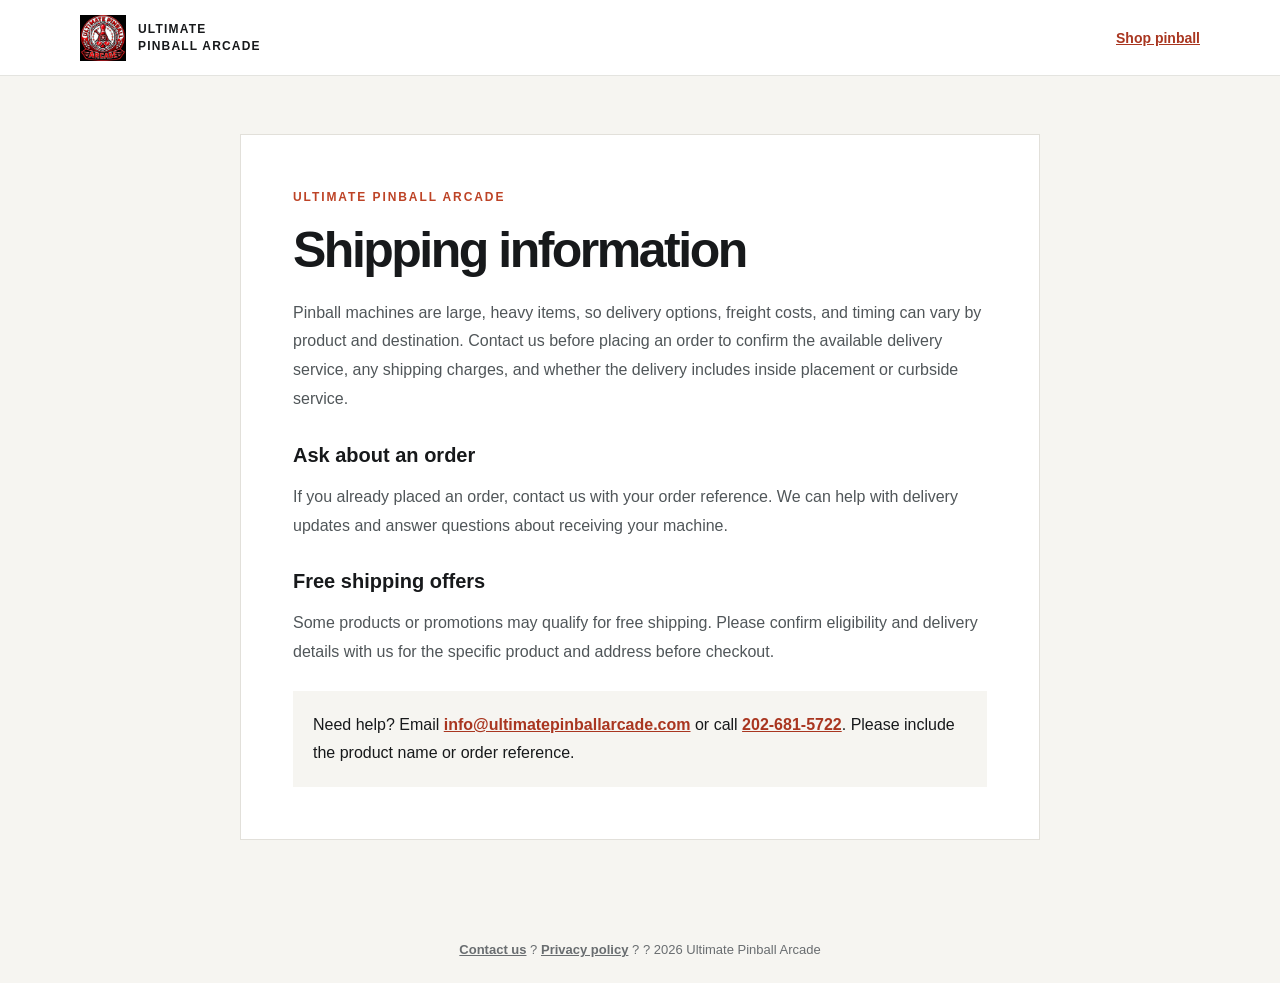
<file: shipping.html>
<!doctype html><html lang="en"><head><meta charset="utf-8"><meta name="viewport" content="width=device-width, initial-scale=1"><link rel="icon" type="image/png" href="ultimate-pinball-icon.png"><meta name="theme-color" content="#f6f5f1"><title>Shipping information | Ultimate Pinball Arcade</title><meta name="description" content="Ask Ultimate Pinball Arcade about shipping and delivery for pinball machines and accessories."><style>*{box-sizing:border-box}body{margin:0;background:#f6f5f1;color:#17191b;font-family:Arial,sans-serif}header{height:76px;background:#fff;border-bottom:1px solid #e4e4e0;display:flex;align-items:center;justify-content:space-between;padding:0 max(22px,calc((100vw - 1120px)/2))}.brand{display:flex;align-items:center;gap:12px;color:inherit;text-decoration:none;font-size:12px;line-height:1.35;font-weight:700;letter-spacing:.1em}.brand img{width:46px;height:46px;object-fit:contain}.navlink{font-size:14px;font-weight:700}main{width:min(100% - 32px,800px);margin:58px auto 76px;background:#fff;padding:clamp(24px,5vw,52px);border:1px solid #e2e0da}.eyebrow{margin:0 0 12px;color:#bd4326;font-size:12px;font-weight:700;letter-spacing:.16em;text-transform:uppercase}h1{margin:0 0 20px;font-size:clamp(34px,5vw,50px);letter-spacing:-.05em}h2{margin:30px 0 8px;font-size:20px}p{color:#505659;font-size:16px;line-height:1.8}a{color:#a93620;font-weight:700}.callout{margin-top:24px;padding:20px;background:#f6f5f1;line-height:1.75}footer{text-align:center;padding:26px;color:#696d70;font-size:13px}footer a{color:inherit}@media(max-width:600px){header{height:66px;padding:0 16px}main{margin:30px auto;padding:24px 20px}p{font-size:15px}}</style></head><body><header><a class="brand" href="index.html"><img src="ultimate-pinball-icon.png" alt=""><span>ULTIMATE<br>PINBALL ARCADE</span></a><a class="navlink" href="index.html#catalog">Shop pinball</a></header><main><p class="eyebrow">Ultimate Pinball Arcade</p><h1>Shipping information</h1><p>Pinball machines are large, heavy items, so delivery options, freight costs, and timing can vary by product and destination. Contact us before placing an order to confirm the available delivery service, any shipping charges, and whether the delivery includes inside placement or curbside service.</p><h2>Ask about an order</h2><p>If you already placed an order, contact us with your order reference. We can help with delivery updates and answer questions about receiving your machine.</p><h2>Free shipping offers</h2><p>Some products or promotions may qualify for free shipping. Please confirm eligibility and delivery details with us for the specific product and address before checkout.</p><div class="callout">Need help? Email <a href="mailto:info@ultimatepinballarcade.com">info@ultimatepinballarcade.com</a> or call <a href="tel:+12026815722">202-681-5722</a>. Please include the product name or order reference.</div></main><footer><a href="contact.html">Contact us</a> ? <a href="privacy-policy.html">Privacy policy</a> ? ? 2026 Ultimate Pinball Arcade</footer></body></html>
</file>
